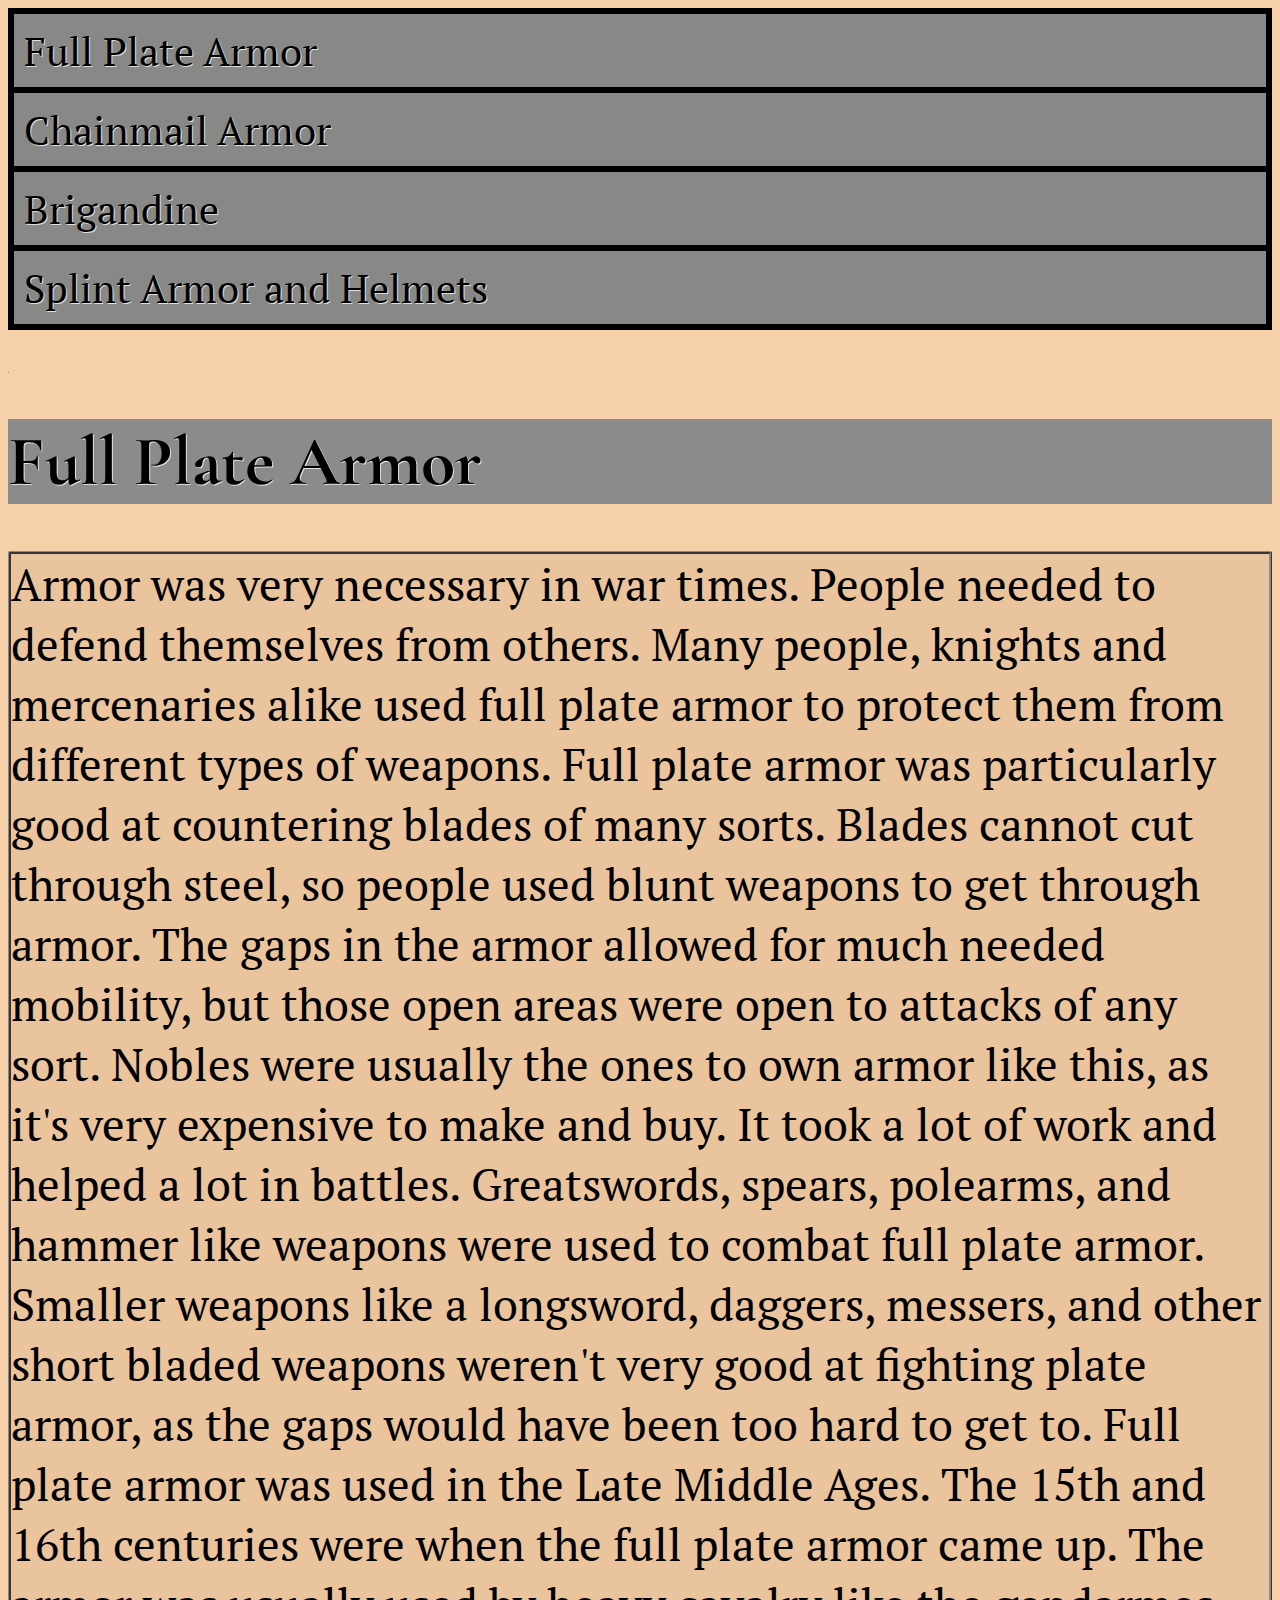
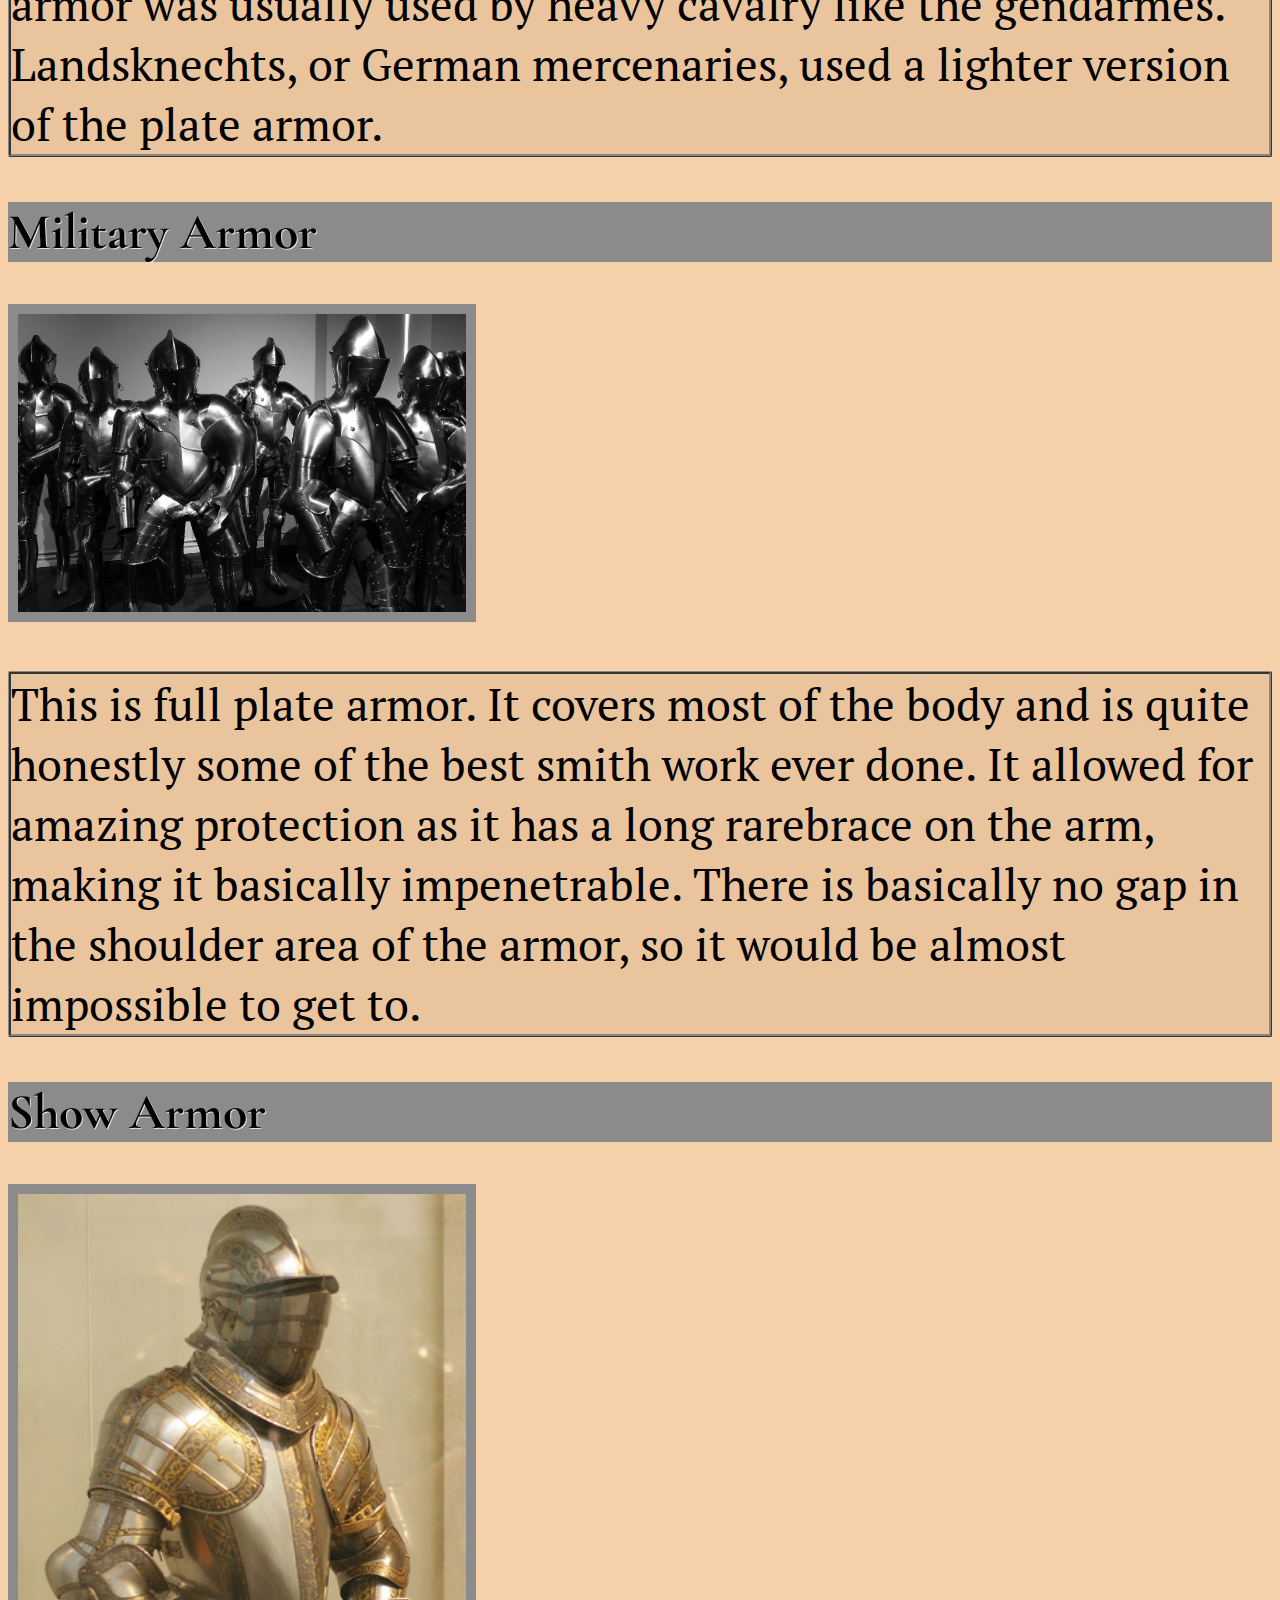
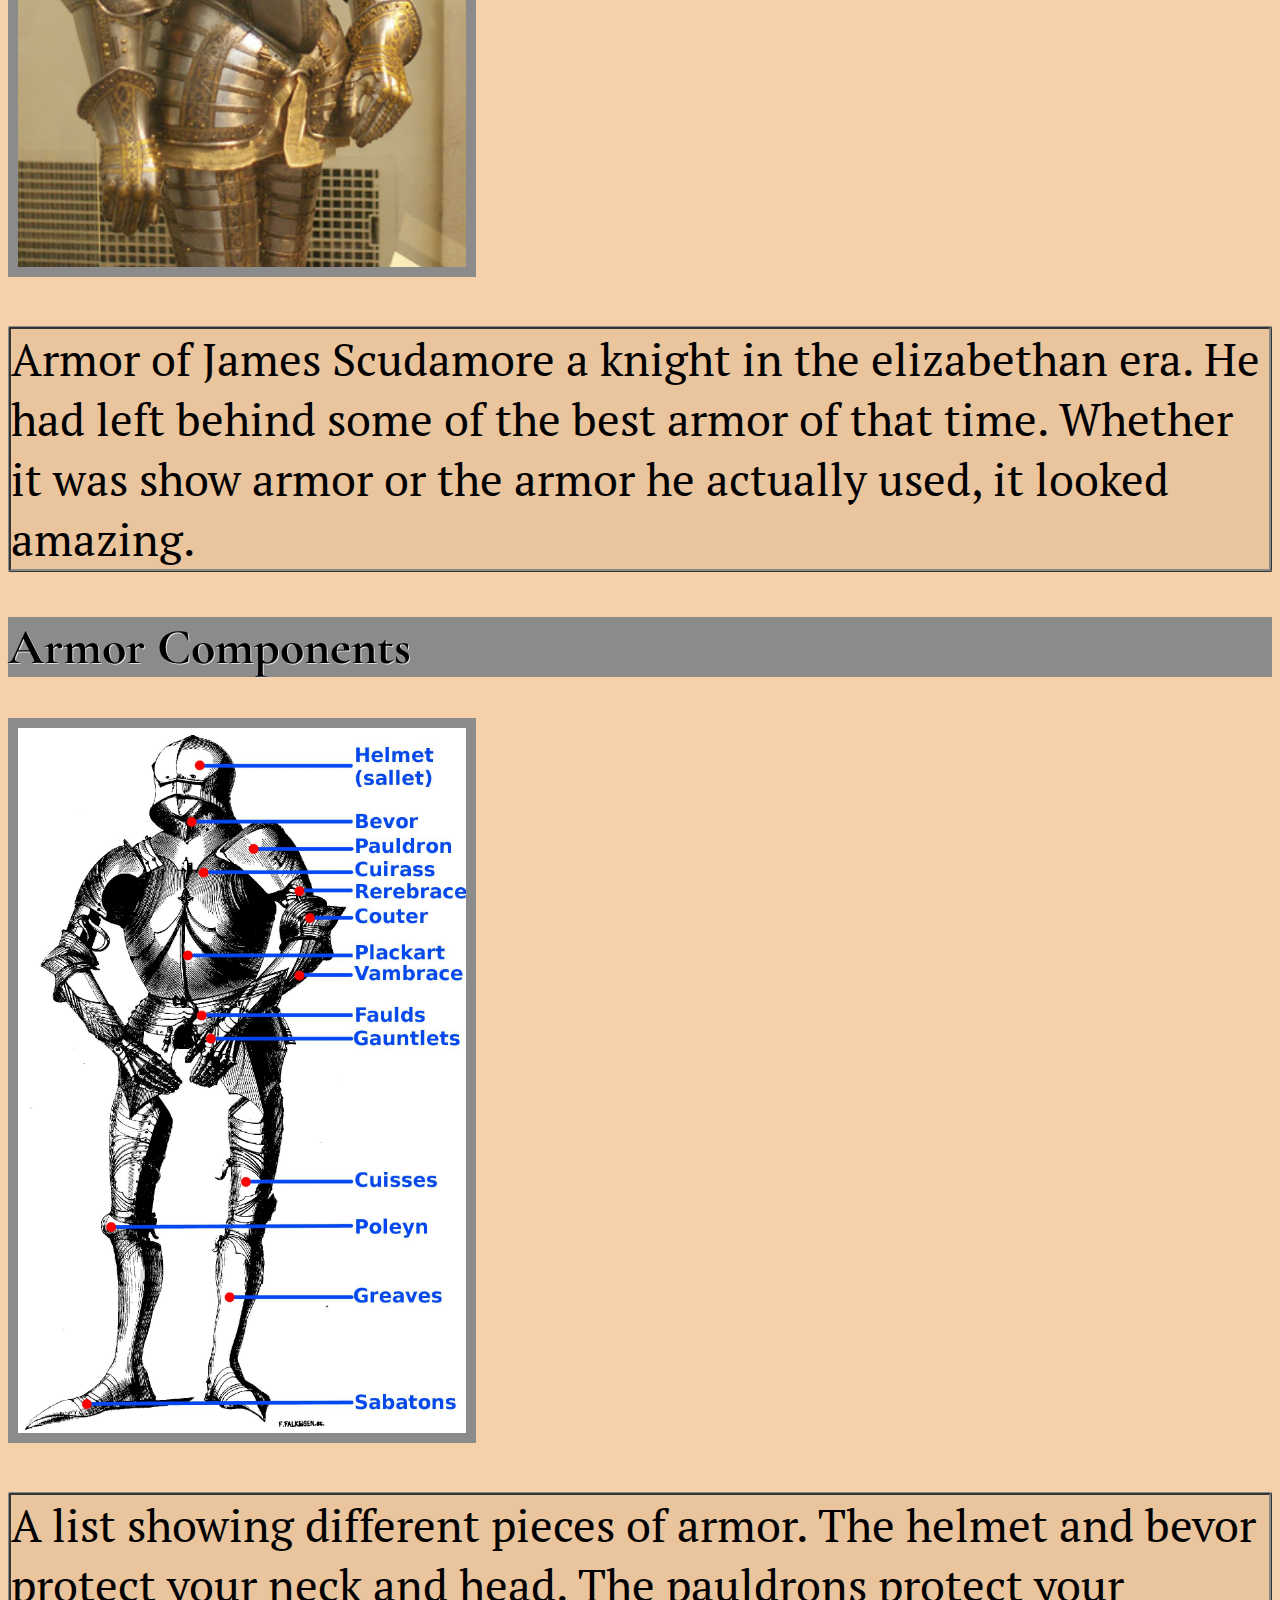
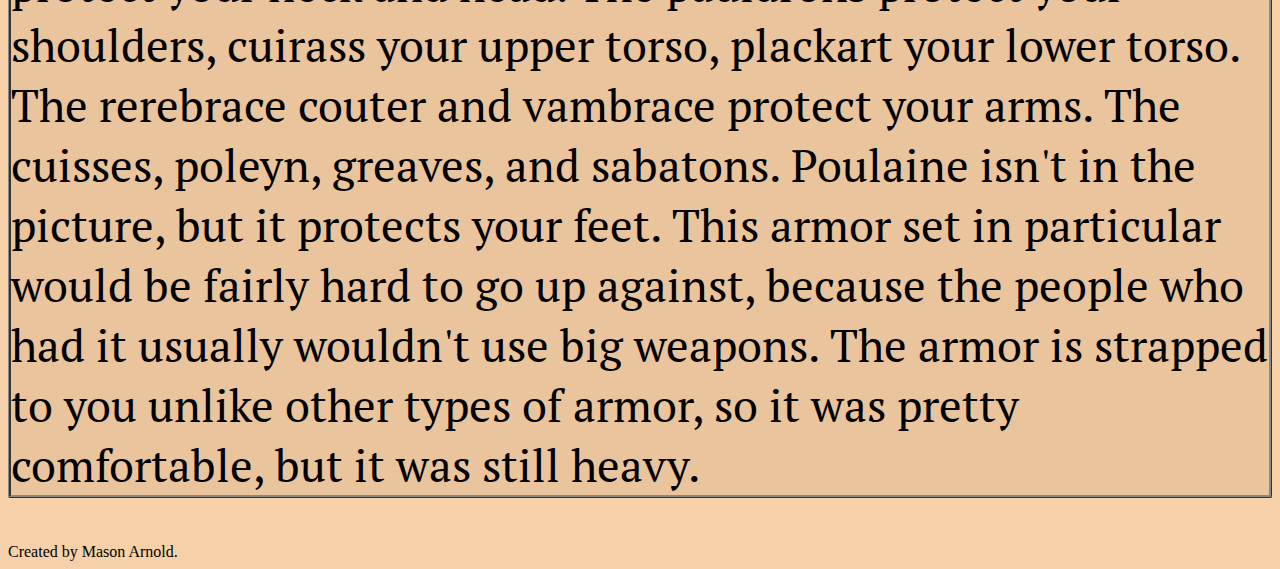
<file: index.html>
<!DOCTYPE html>
<html lang="en" dir="ltr">

<head>
  <meta charset="utf-8">
  <meta name="description" content="This page is going to explain plate armor.">
  <meta name="keywords" content="Medieval Armor, Medieval War, Medieval Defense, plate armor">
  <meta name="author" content="Mason Arnold">
  <meta name="viewport" content="width=device-width, initial-scale=1.0 ">
  <title>The art of medieval armor</title>
  <link rel="stylesheet" href="style.css" type="text/css">
</head>

<body>
  <header>
    <nav>
      <ul>
        <li><a href="#">Full Plate Armor</a></li>
        <li><a href="Chainmail.html">Chainmail Armor</a></li>
        <li><a href="Brigandine.html">Brigandine</a></li>
        <li><a href="Splinthelmet.html">Splint Armor and Helmets</a></li>

      </ul>
    </nav>
    <h2 class="sr-only">Navigation</h2>
  </header>
  <main>
    <article>
      <h1>Full Plate Armor</h1>
      <p>Armor was very necessary in war times. People needed to defend themselves from others. Many people,
        knights and mercenaries alike used full plate armor to protect them from different types of weapons. Full plate armor was particularly good at countering blades of many sorts. Blades cannot cut through steel,
        so people used blunt weapons to get through armor. The gaps in the armor allowed for much needed mobility,
        but those open areas were open to attacks of any sort. Nobles were usually the ones to own armor like this,
        as it's very expensive to make and buy. It took a lot of work and helped a lot in battles. Greatswords, spears, polearms, and hammer like weapons were used to combat full plate armor. Smaller
        weapons like a longsword,
        daggers,
        messers,
        and other short bladed weapons weren't very good at fighting plate armor, as the gaps would have been too hard to get to. Full plate armor was used in the Late Middle Ages. The 15th and 16th centuries were
        when the full plate armor came up. The armor was usually used by heavy cavalry like the gendarmes. Landsknechts,
        or German mercenaries,
        used a lighter version of the plate armor.</p>
      <section>
        <h2>Military Armor</h2>
        <img class="center" src="hugofullplate.jpg" alt="Full plate armor with no gauntlets.">
        <p>This is full plate armor. It covers most of the body and is quite honestly some of the best smith work ever done. It allowed for amazing protection as it has a long rarebrace on the arm,
          making it basically impenetrable. There is basically no gap in the shoulder area of the armor,
          so it would be almost impossible to get to.</p>
      </section>
      <section>
        <h2>Show Armor</h2><img class="center" src="Scudamorearmor2.jpg" alt="James Scudamore's own armor.">
        <p>Armor of James Scudamore a knight in the elizabethan era. He had left behind some of the best armor of that time. Whether it was show armor or the armor he actually used,
          it looked amazing.</p>
      </section>
      <section>
        <h2>Armor Components</h2><img class="center" src="Gothicarmorlist..jpg" alt="Different pieces of armor.">
        <p>A list showing different pieces of armor. The helmet and bevor protect your neck and head. The pauldrons protect your shoulders,
          cuirass your upper torso,
          plackart your lower torso. The rerebrace couter and vambrace protect your arms. The cuisses,
          poleyn,
          greaves,
          and sabatons. Poulaine isn't in the picture, but it protects your feet. This armor set in particular would be fairly hard to go up against, because the people who had it usually wouldn't use big weapons. The armor is strapped to you
          unlike
          other types of armor,
          so it was pretty comfortable,
          but it was still heavy.</p>
      </section>
    </article>
  </main>
  <footer>Created by Mason Arnold.</footer>
</body>

</html>
</file>
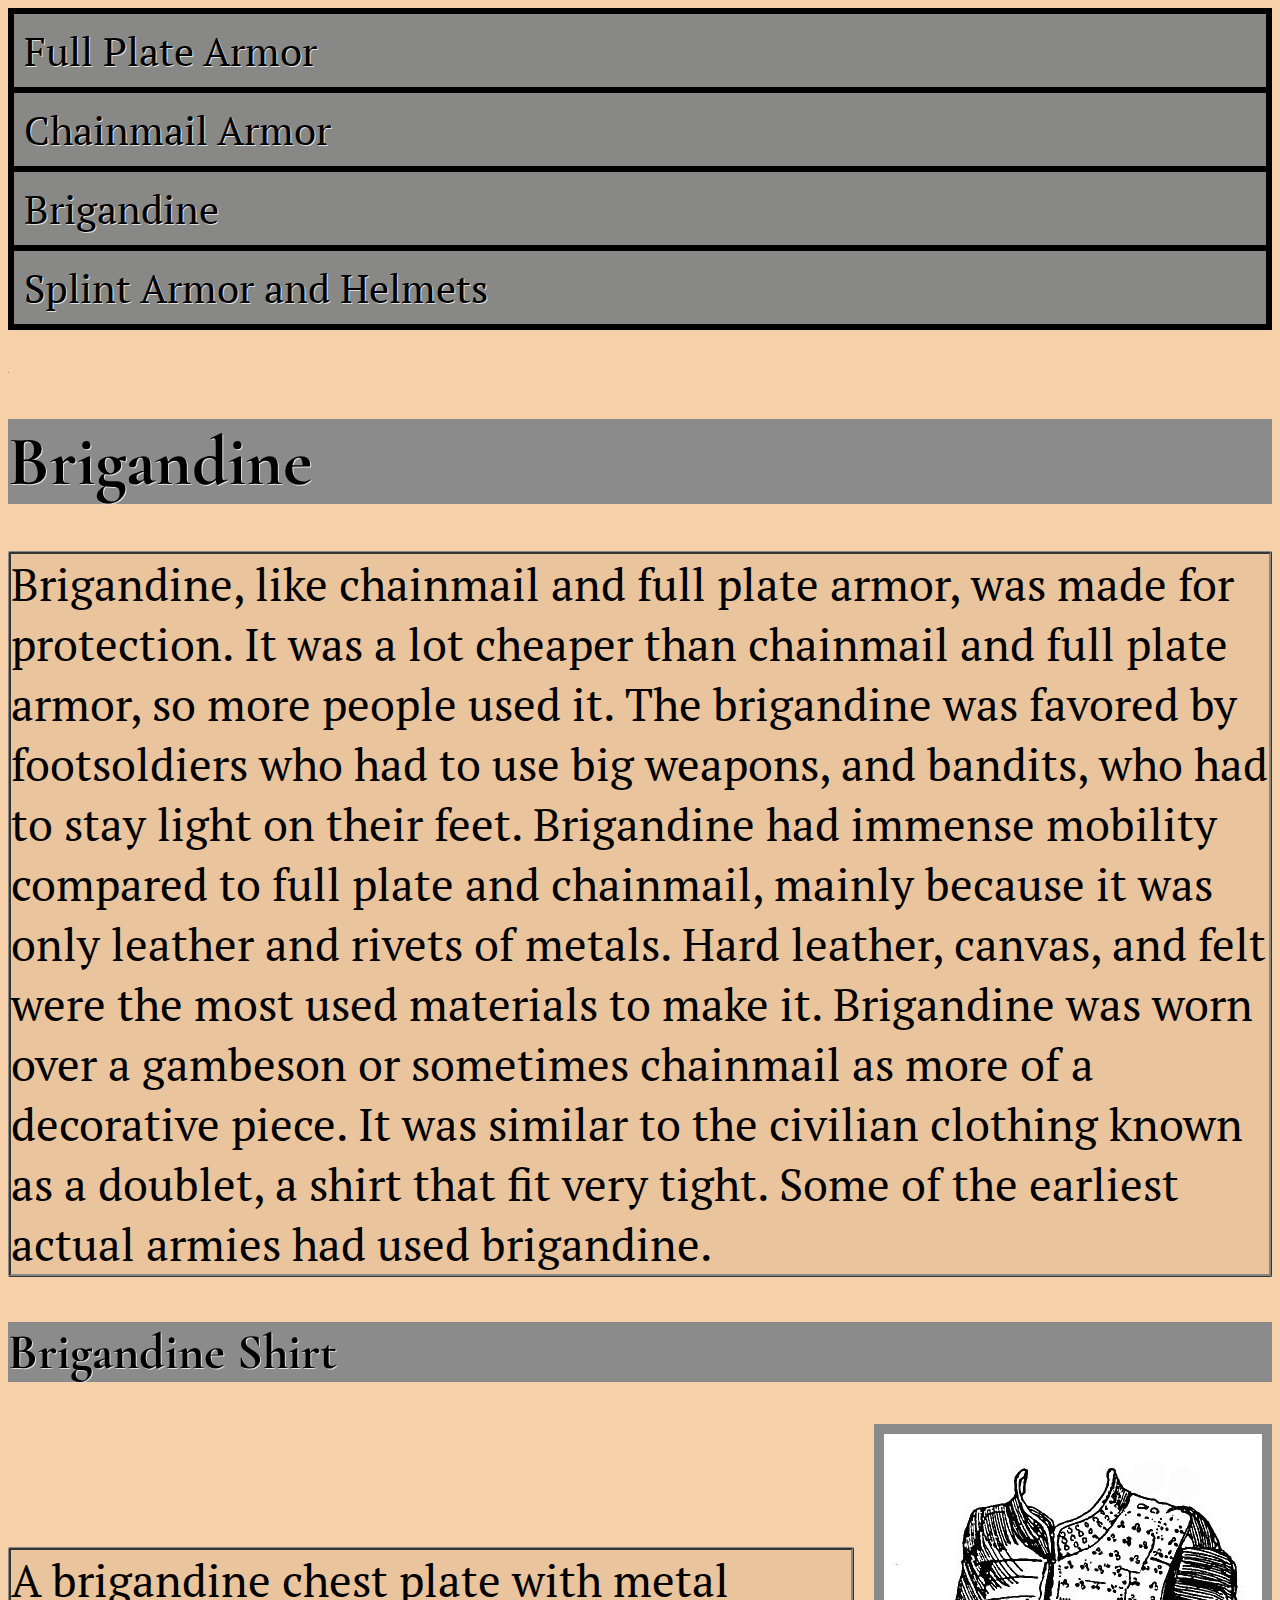
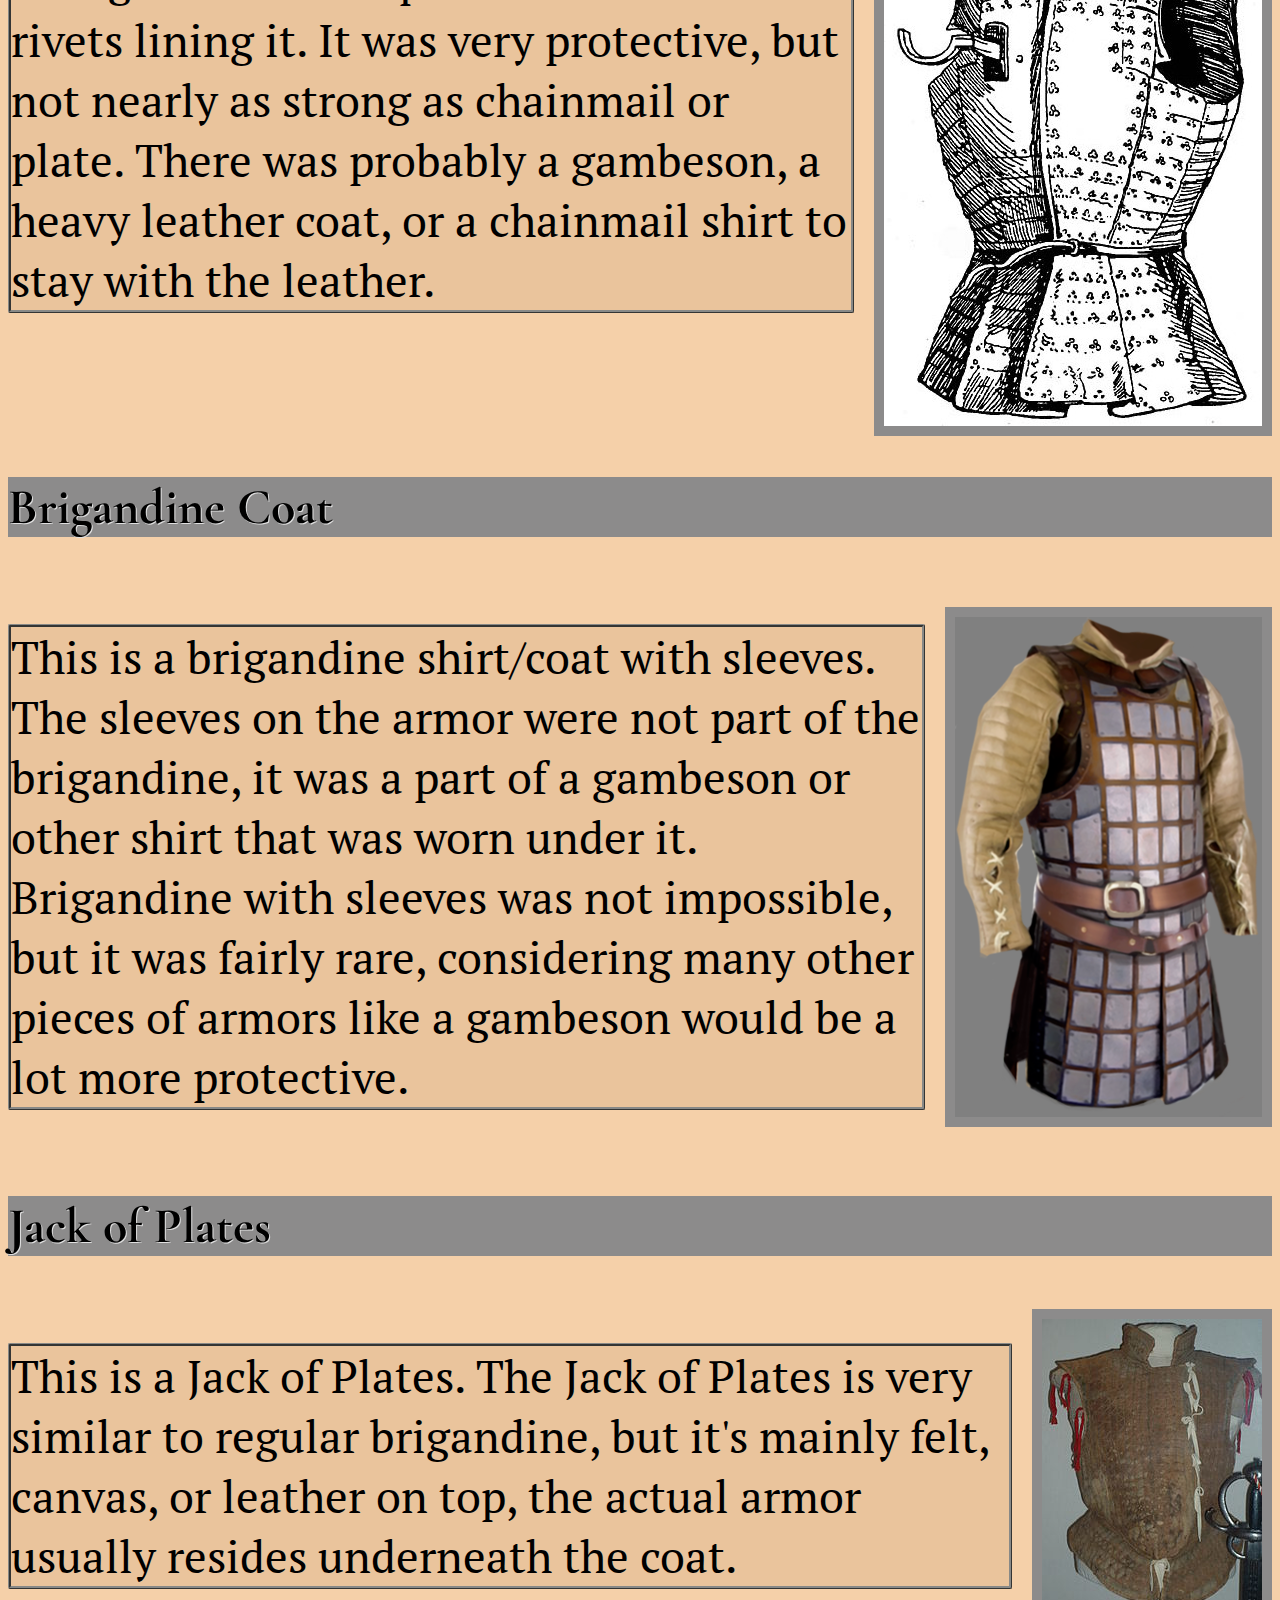
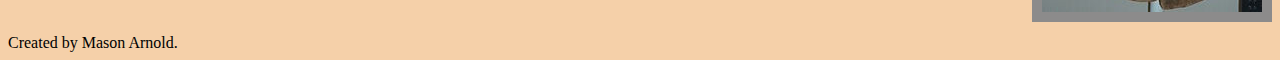
<file: Brigandine.html>
<!DOCTYPE html>
<html lang="en" dir="ltr">

<head>
  <meta charset="utf-8">
  <meta name="description" content="This page is going to explain brigandine armor and what it was used for.">
  <meta name="keywords" content="Medieval Armor, Medieval War, Medieval Defense, Brigandine">
  <meta name="author" content="Mason Arnold">
  <meta name="viewport" content="width=device-width, initial-scale=1.0 ">
  <title>The art of medieval armor</title>
  <link rel="stylesheet" href="style.css" type="text/css">
</head>

<body>

  <header>
    <nav>
      <ul>
        <li><a href="index.html">Full Plate Armor</a></li>
        <li><a href="Chainmail.html">Chainmail Armor</a></li>
        <li><a href="#">Brigandine</a></li>
        <li><a href="Splinthelmet.html">Splint Armor and Helmets</a></li>
      </ul>
    </nav>
    <h2 class="sr-only">Navigation</h2>
  </header>
  <main>
    <article>
      <h1>Brigandine</h1>

      <p>Brigandine, like chainmail and full plate armor, was made for protection. It was a lot cheaper than chainmail and full plate armor, so more people used it. The brigandine was favored by footsoldiers who had to use big weapons, and bandits,
        who
        had to stay light on their feet. Brigandine had immense mobility compared to full plate and chainmail, mainly because it was only leather and rivets of metals. Hard leather, canvas, and felt were the most used materials to make it. Brigandine
        was
        worn over a gambeson or sometimes chainmail as more of a decorative piece. It was similar to the civilian clothing known as a doublet, a shirt that fit very tight. Some of the earliest actual armies had used brigandine. </p>
      <section>
        <h2>Brigandine Shirt</h2>
        <div class="flexdisplay">
          <img class="right" src="Divotbrigandine.jpg" alt="Brigandine shirt">
          <p>A brigandine chest plate with metal rivets lining it. It was very protective, but not nearly as strong as chainmail or plate. There was probably a gambeson, a heavy leather coat, or a chainmail shirt to stay with the leather.</p>
        </div>
      </section>
      <section>
        <h2>Brigandine Coat</h2>
        <div class="flexdisplay">
          <img class="right specialimg" src="Brigandine.png" alt="Brigandine coat">
          <p>This is a brigandine shirt/coat with sleeves. The sleeves on the armor were not part of the brigandine, it was a part of a gambeson or other shirt that was worn under it. Brigandine with sleeves was not impossible, but it was fairly
            rare,
            considering many other pieces of armors like a gambeson would be a lot more protective.</p>
        </div>

      </section>
      <section>
        <h2>Jack of Plates</h2>
        <div class="flexdisplay">
          <img class="right" src="Jackarmor.jpg" alt="Jack coat of plates">
          <p>This is a Jack of Plates. The Jack of Plates is very similar to regular brigandine, but it's mainly felt, canvas, or leather on top, the actual armor usually resides underneath the coat.</p>
        </div>

      </section>
    </article>
  </main>
  <footer>Created by Mason Arnold.</footer>
</body>

</html>
</file>
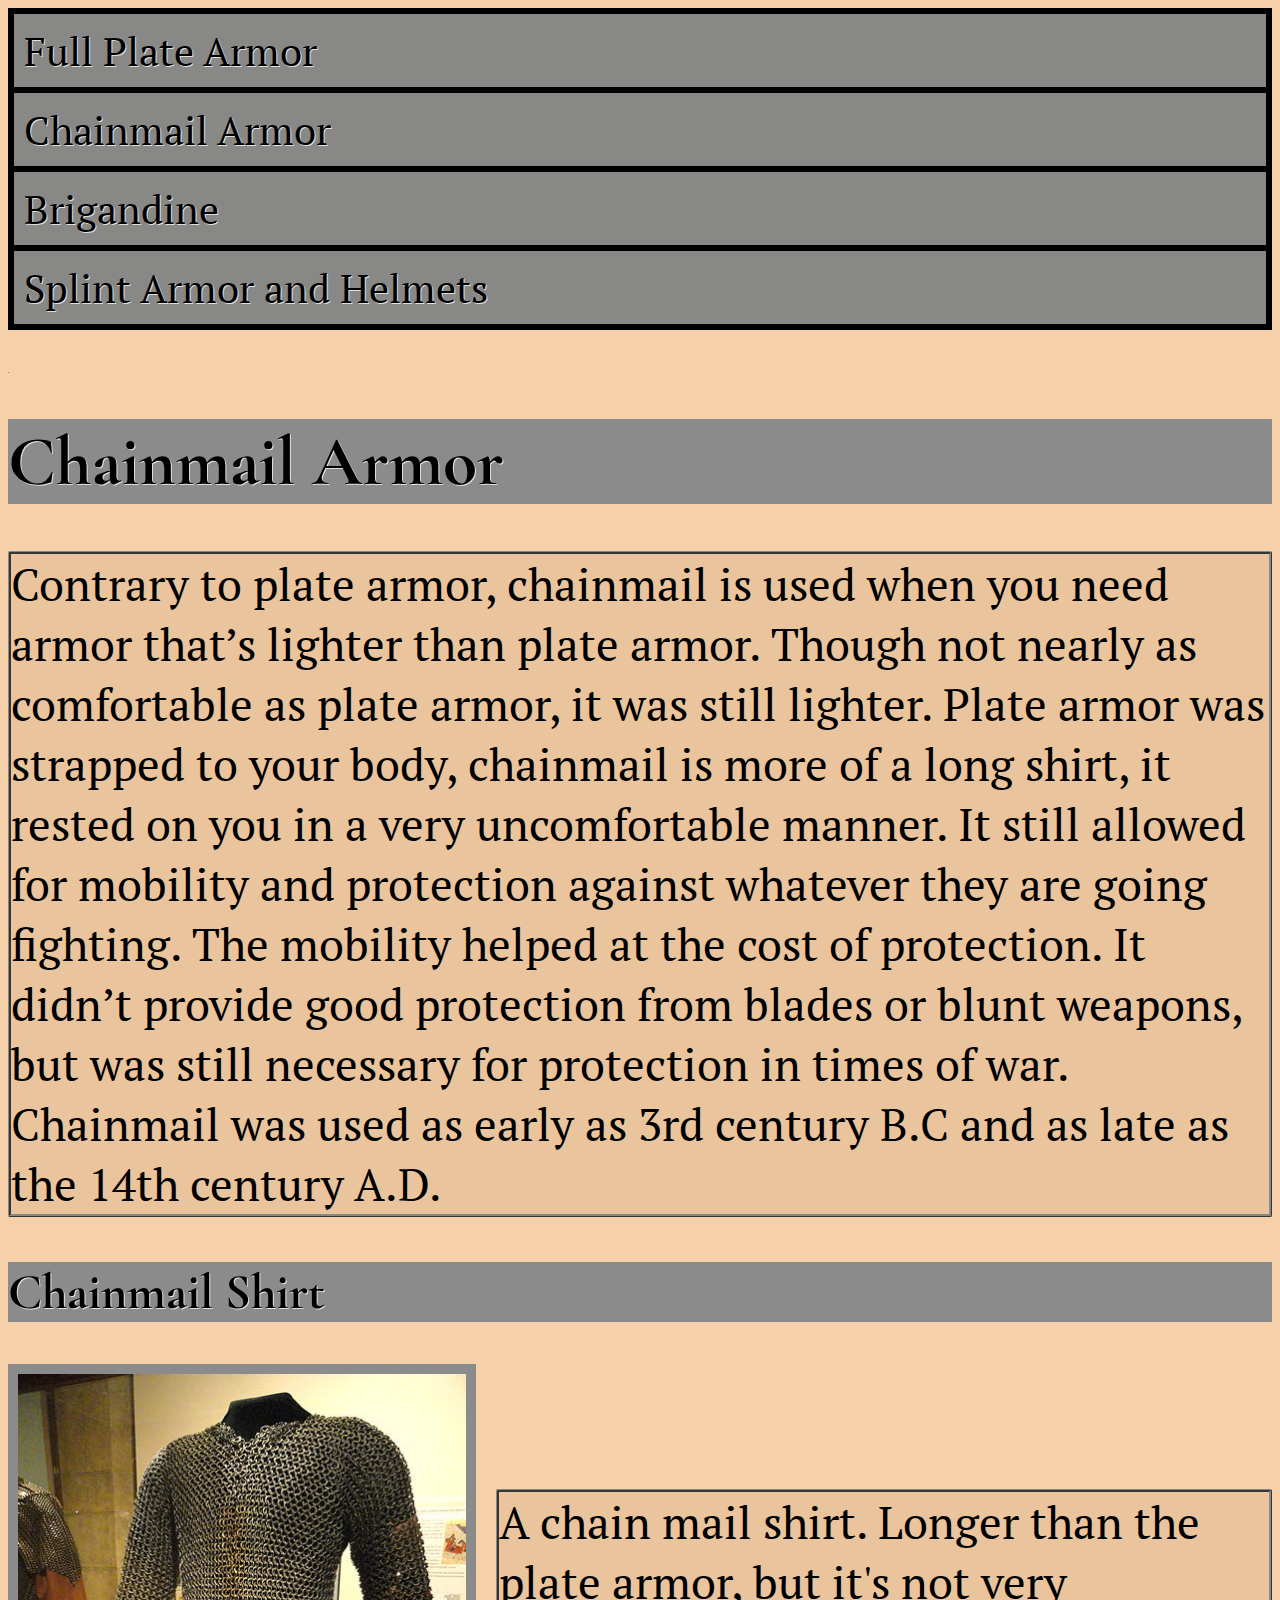
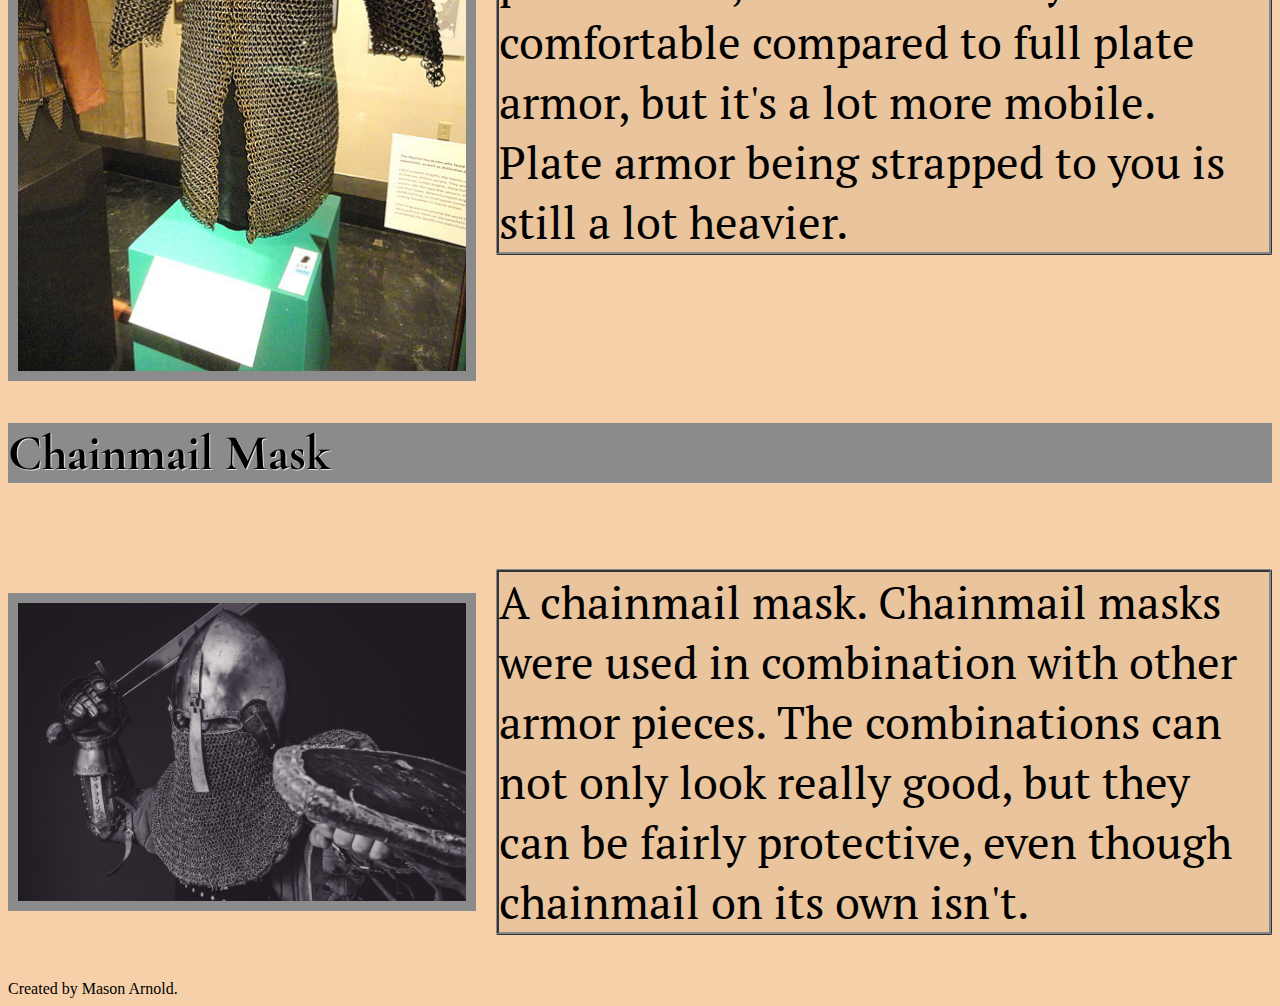
<file: Chainmail.html>
<!DOCTYPE html>
<html lang="en" dir="ltr">

<head>
  <meta charset="utf-8">
  <meta name="description" content="This page is going to explain chainmail armor and what it was used for.">
  <meta name="keywords" content="Medieval Armor, Medieval War, Medieval Defense, Chainmail">
  <meta name="author" content="Mason Arnold">
  <meta name="viewport" content="width=device-width, initial-scale=1.0 ">
  <title>The art of medieval armor</title>
  <link rel="stylesheet" href="style.css" type="text/css">
</head>

<body>
  <header>
    <nav>
      <ul>
        <li><a href="index.html">Full Plate Armor</a></li>
        <li><a href="#">Chainmail Armor</a></li>
        <li><a href="Brigandine.html">Brigandine</a></li>
        <li><a href="Splinthelmet.html">Splint Armor and Helmets</a></li>
      </ul>
    </nav>
    <h2 class="sr-only">Navigation</h2>
  </header>
  <main>
    <article>
      <h1>Chainmail Armor</h1>
      <p>Contrary to plate armor, chainmail is used when you need armor that’s lighter than plate armor. Though not nearly as comfortable as plate armor, it was still lighter. Plate armor was strapped to your body, chainmail is more of a long
        shirt,
        it
        rested on you in a very uncomfortable manner. It still allowed for mobility and protection against whatever they are going fighting.
        The mobility helped at the cost of protection. It didn’t provide good protection from blades or blunt weapons, but was still necessary for protection in times of war. Chainmail was used as early as 3rd century B.C and as late as the 14th
        century A.D.
      </p>
      <section>
        <h2>Chainmail Shirt</h2>
        <div class="flexdisplay">
          <img class="left" src="Higginsarmorychainmailshirt.jpg" alt="Chainmail shirt">
          <p>A chain mail shirt. Longer than the plate armor, but it's not very comfortable compared to full plate armor, but it's a lot more mobile. Plate armor being strapped to you is still a lot heavier.</p>

        </div>

      </section>
      <section>
        <h2>Chainmail Mask</h2>
        <div class="flexdisplay">
          <img class="left" src="henryhustavamask.jpg" alt="Chainmail mask">
          <p>A chainmail mask. Chainmail masks were used in combination with other armor pieces. The combinations can not only look really good, but they can be fairly protective, even though chainmail on its own isn't. </p>
        </div>

      </section>


    </article>
  </main>
  <footer>Created by Mason Arnold.</footer>
</body>

</html>
</file>
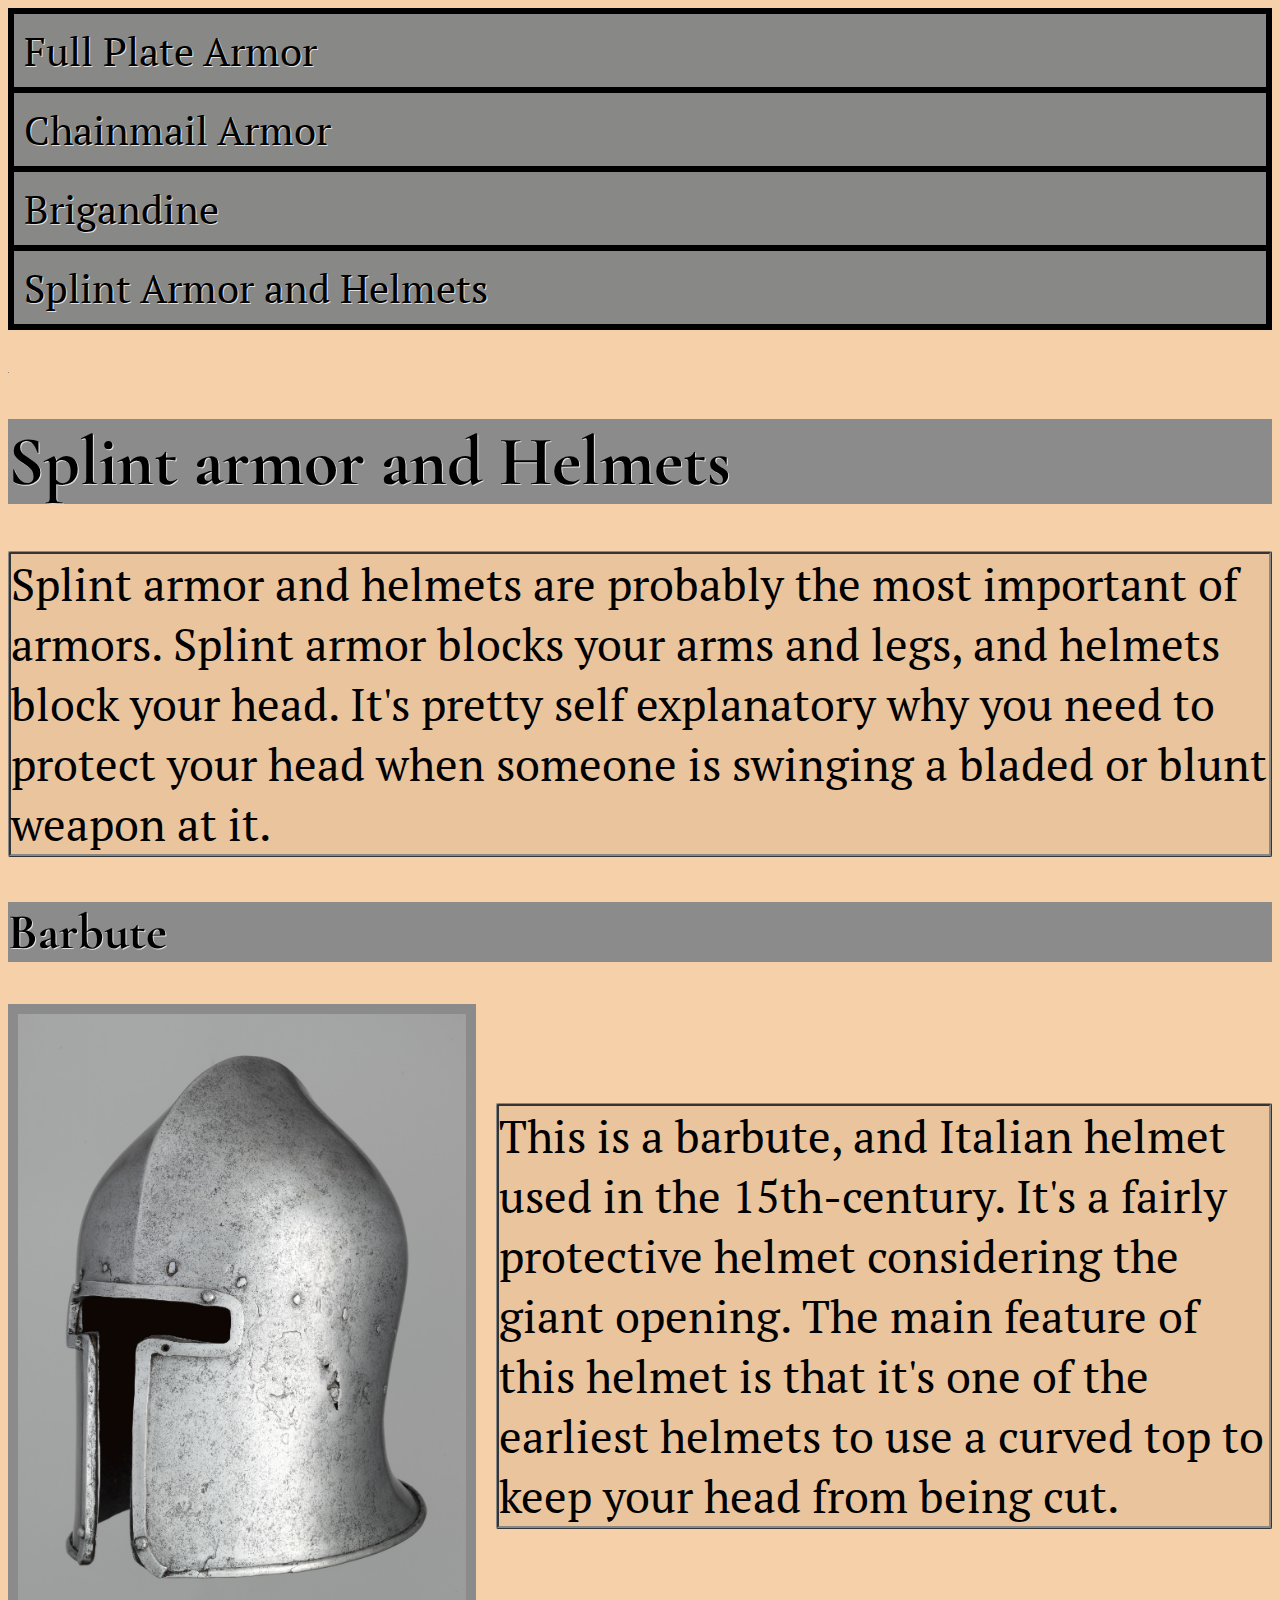
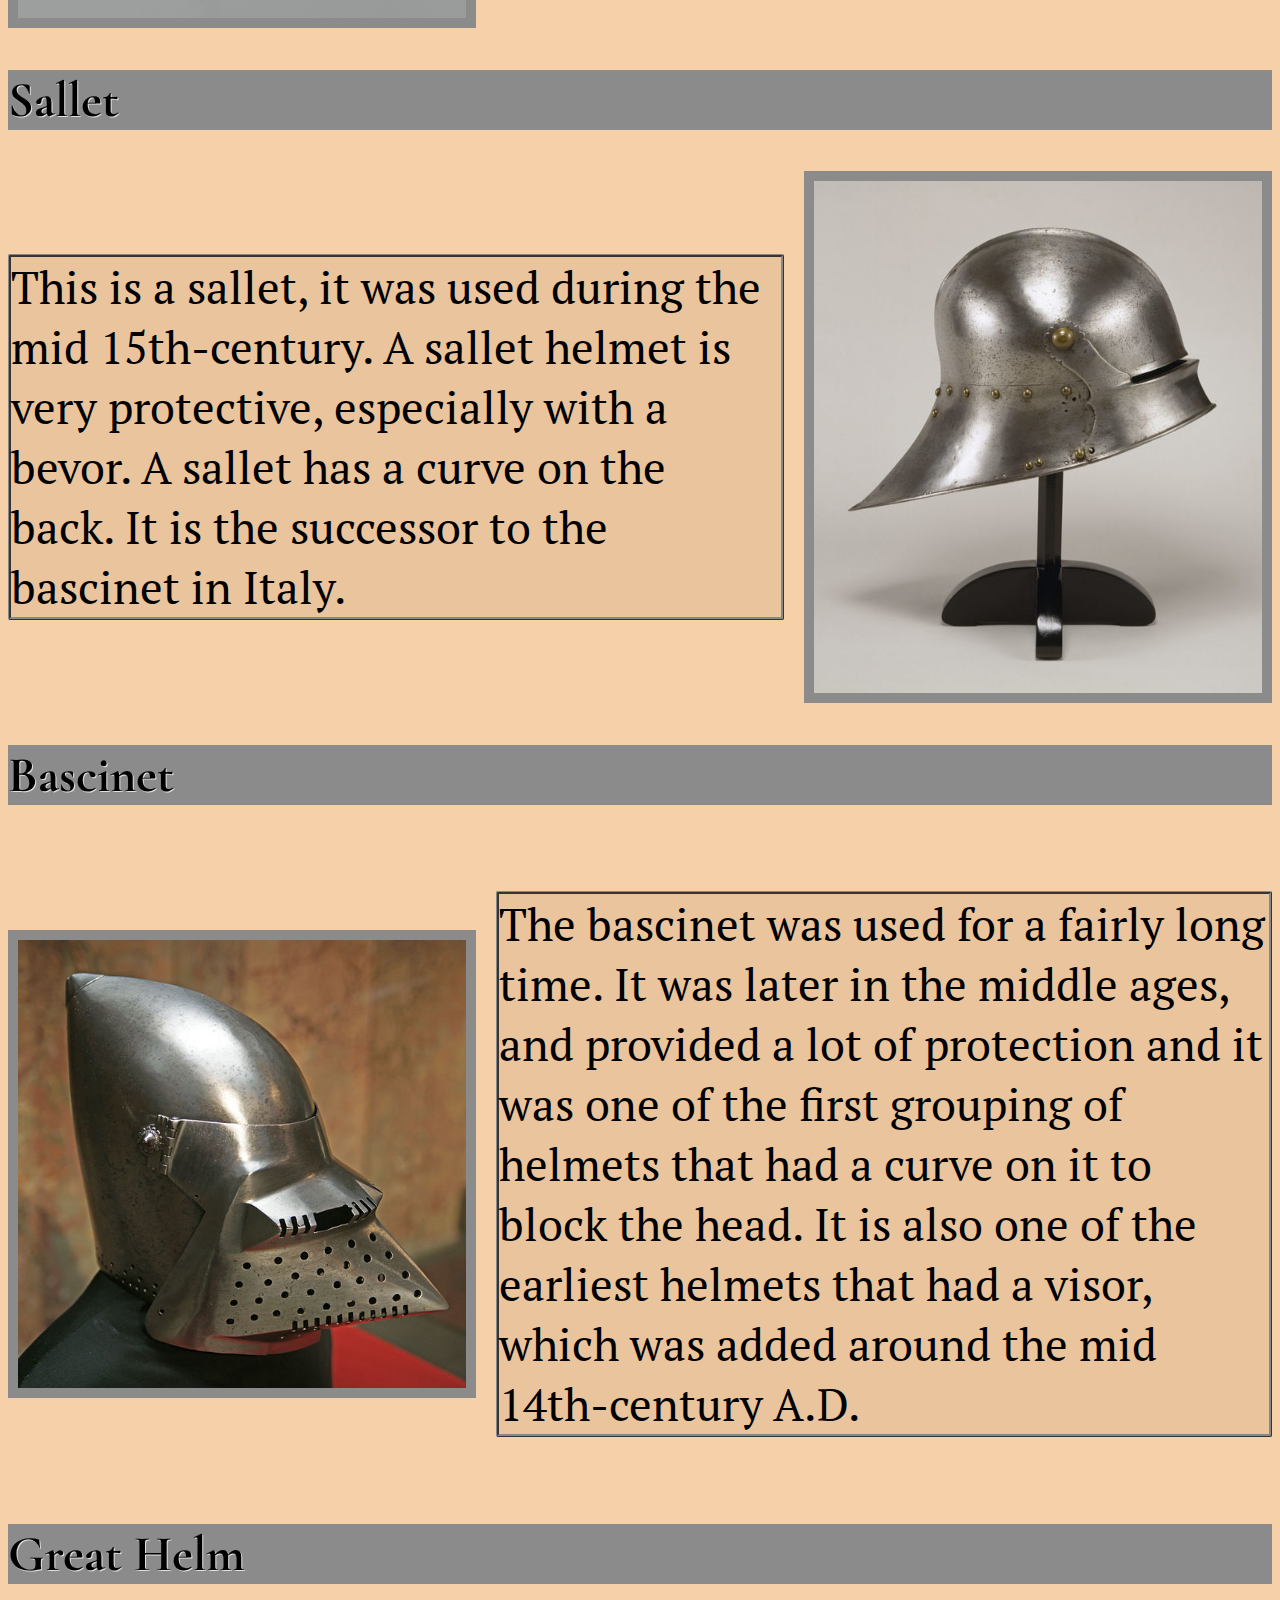
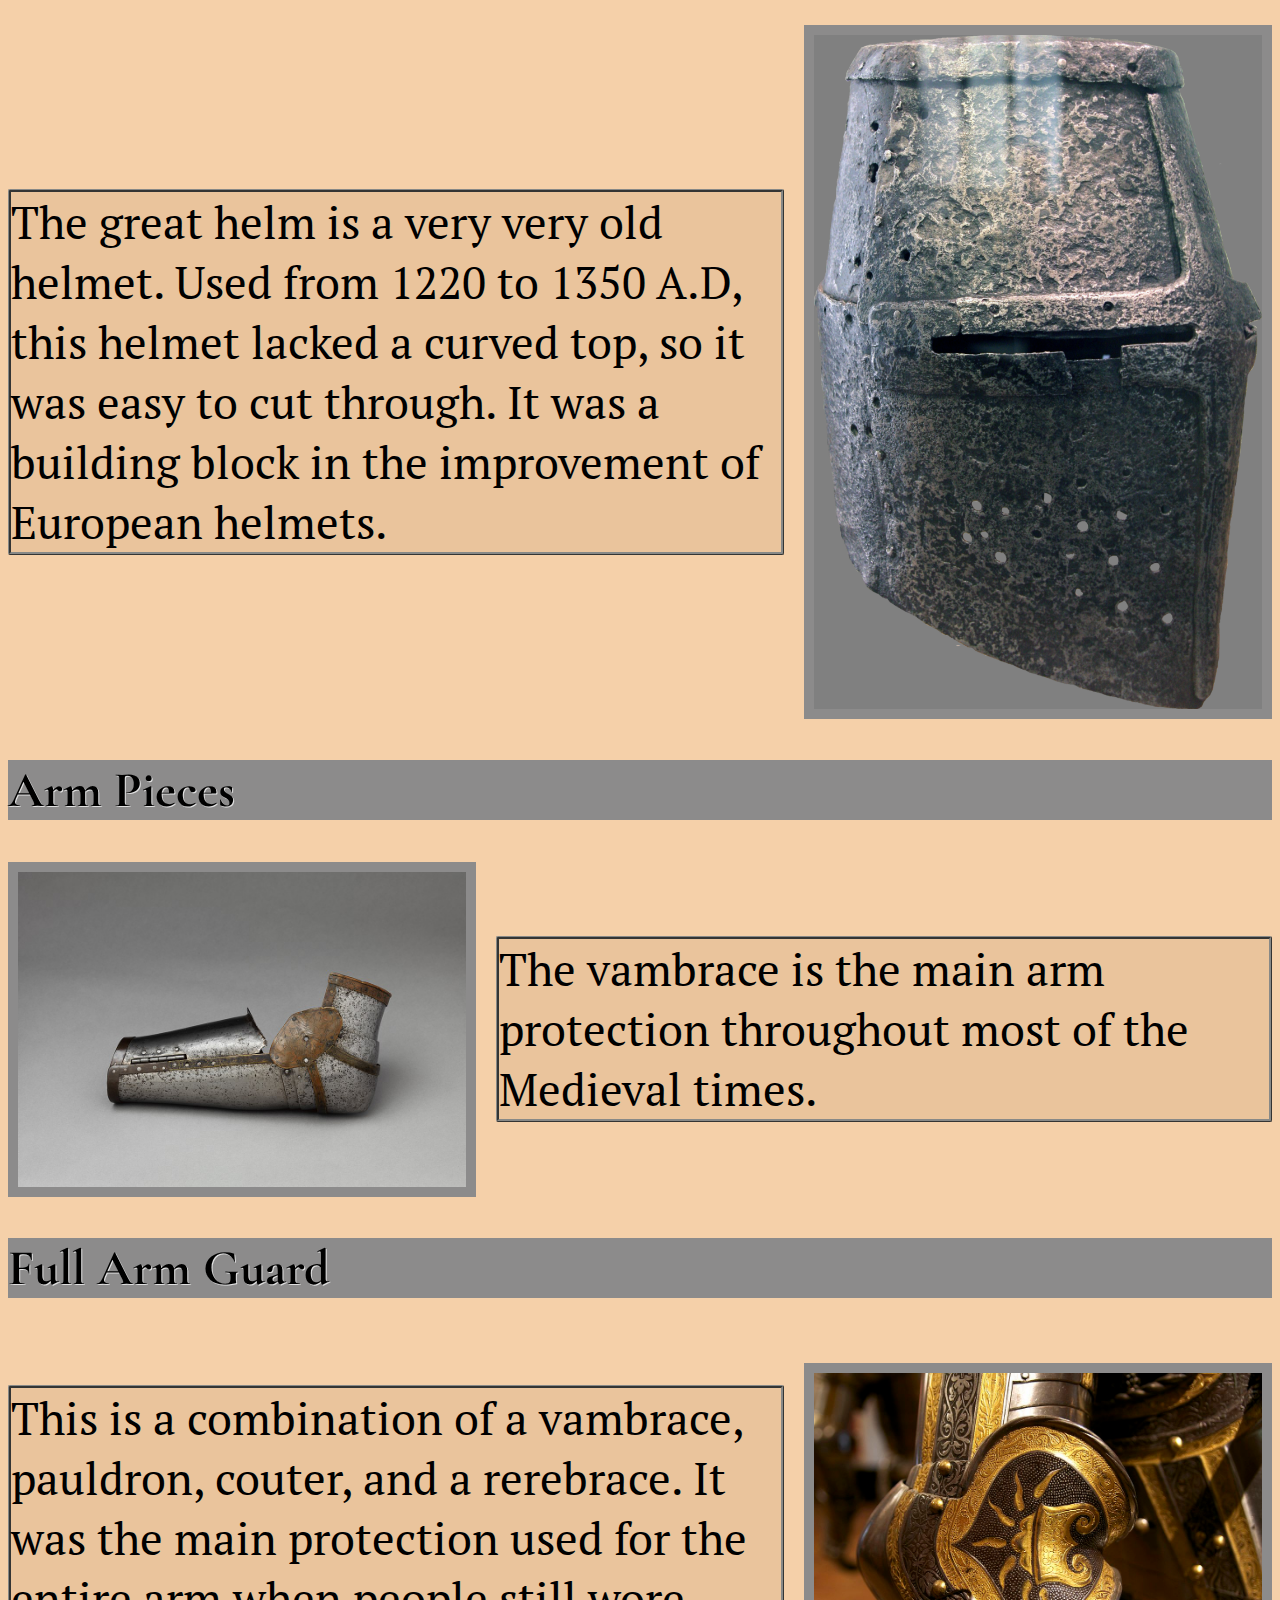
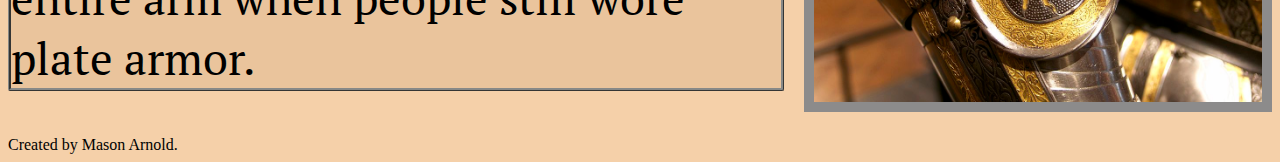
<file: Splinthelmet.html>
<!DOCTYPE html>
<html lang="en" dir="ltr">

<head>
  <meta charset="utf-8">
  <meta name="description" content="This page is going to explain splint armor and helmets and what it was used for.">
  <meta name="keywords" content="Medieval Armor, Medieval War, Medieval Defense, helmets, plate splint">
  <meta name="author" content="Mason Arnold">
  <meta name="viewport" content="width=device-width, initial-scale=1.0 ">
  <title>The art of medieval armor</title>
  <link rel="stylesheet" href="style.css" type="text/css">
</head>

<body>

  <header>
    <nav>
      <ul>
        <li><a href=" index.html">Full Plate Armor</a></li>
        <li><a href="Chainmail.html">Chainmail Armor</a></li>
        <li><a href="Brigandine.html">Brigandine</a></li>
        <li><a href="#">Splint Armor and Helmets</a></li>
      </ul>
    </nav>
    <h2 class="sr-only">Navigation</h2>
  </header>
  <main>
    <article>
      <h1>Splint armor and Helmets</h1>
      <p>Splint armor and helmets are probably the most important of armors. Splint armor blocks your arms and legs, and helmets block your head. It's pretty self explanatory why you need to protect your head when someone is swinging a bladed or
        blunt
        weapon at it.</p>
      <section>
        <h2>Barbute</h2>
        <div class="flexdisplay">
          <img src="Barbute2.jpg" alt="Barbute Helmet">
          <p class="right">This is a barbute, and Italian helmet used in the 15th-century. It's a fairly protective helmet considering the giant opening. The main feature of this helmet is that it's one of the earliest helmets to use a curved top to
            keep your head
            from being cut.</p>
        </div>

      </section>
      <section>
        <h2>Sallet</h2>
        <div class="flexdisplay">
          <img src="sallet2.jpg" alt="Sallet Helmet">
          <p class="left">This is a sallet, it was used during the mid 15th-century. A sallet helmet is very protective, especially with a bevor. A sallet has a curve on the back. It is the successor to the bascinet in Italy.</p>

        </div>
      </section>
      <section>
        <h2>Bascinet</h2>
        <div class="flexdisplay">
          <img src="Bascinet2.jpg" alt="A bascinet helmet">
          <p class="right">The bascinet was used for a fairly long time. It was later in the middle ages, and provided a lot of protection and it was one of the first grouping of helmets that had a curve on it to block the head. It is also one of the
            earliest
            helmets that had a visor, which
            was added around the mid 14th-century A.D.</p>
        </div>

      </section>
      <section>
        <h2>Great Helm</h2>
        <div class="flexdisplay">
          <img class="specialimg" src="Greathelm.png" alt="Great helm">
          <p class="left">The great helm is a very very old helmet. Used from 1220 to 1350 A.D, this helmet lacked a curved top, so it was easy to cut through. It was a building block in the improvement of European helmets.</p>
        </div>

      </section>
      <section>
        <h2>Arm Pieces</h2>
        <div class="flexdisplay">
          <img class="left" src="Vambrace.jpg" alt="A vambrace">
          <p class"right">The vambrace is the main arm protection throughout most of the Medieval times.</p>
        </div>

      </section>
      <section>
        <h2>Full Arm Guard</h2>
        <div class="flexdisplay">
          <img class="right" src="Armguard.jpg" alt="An entire arm guard.">
          <p>This is a combination of a vambrace, pauldron, couter, and a rerebrace. It was the main protection used for the entire arm when people still wore plate armor. </p>
        </div>

      </section>
    </article>
  </main>
  <footer>Created by Mason Arnold.</footer>
</body>

</html>
</file>
<file: style.css>
@import url('https://fonts.googleapis.com/css?family=PT+Serif&display=swap');
@import url('https://fonts.googleapis.com/css?family=Cormorant+Garamond&display=swap');

/* All */
*{
  padding: 0;
}
/* All */
/* Images and Body */
img {
  width: 35vw;
  /* margin-left: 55%;
  margin-right: 15%; */
  border-style: solid;
    border-color: #8C8B8B;
    border-width: 10px;
}
p {font-size: 45px;
font-family: 'PT Serif', serif;
  color: black;
  background-color: #EAC49C;
  border-color: #888987;
  border-style: ridge;
  border-radius: 2px;
}
body {background-color: #F5D0A9
}

.flexdisplay{
  display:flex;
  flex-direction: row;
  justify-content: space-around;
  align-items: center;
}

.left{
  order: -1;
  margin-right: 20px;
}

.right{
  order: 2;
  margin-left: 20px;
}

.center{
  align-items: center;
}

.specialimg{
  background-color: gray;
}

/* Images and Body */


/* Line Items */
ul {
  display:flex ;
flex-direction: column;
justify-content: center;
align-items: stretch ;
font-family: 'PT Serif', serif;
background-color: #888987;
list-style-type: none;
margin: 0;
padding: 0;
border-style: solid;
border-color: black;
}

a{display: block;
text-align: left;
border-style: solid;
}



li a{
  color:  black;
  padding: 10px 10px 10px 10px;
  text-decoration: none;
  font-size: 40px;
  text-shadow: #e0e0e0 1px 1px 0;

}

  li a:hover {
    background-color: #2e2e2e;
    color: black;
  }

/* Line Items */

/* Heading Items */
  h1 {font-size: 70px;
  font-family: 'Cormorant Garamond', serif;
  display: block;
  background-color: #8C8B8B;
  text-shadow: #e0e0e0 1px 1px 0;
  }

h2 {
  display: block;
  background-color: #8C8B8B;
  font-size: 50px;
font-family: 'Cormorant Garamond', serif;
text-shadow: #e0e0e0 1px 1px 0;
}
h3 {
  font-size: 60px;
font-family: 'Cormorant Garamond', serif;
text-shadow: #e0e0e0 1px 1px 0;
}
/* Heading Items */

/* Screen reader */

.sr-only {
  text-indent: -10000px;
  width: 1px;
  height: 1px;
  overflow: hidden;
}
/* Screen reader */

/* Media Query */

@media only screen and (max-width:900px) {
  .flexdisplay{
    align-items: center;
  }

}
@media only screen and (max-width:800px) {
  .flexdisplay{
    flex-direction: column;
  }

  img{
    width: 75%;
  }

}

@media only screen and (max-width:600px) {
  p {font-size: 30px;
    width: 40%
  font-family: 'PT Serif', serif;
    color: black;
    background-color: #EAC49C;
    border-color: #888987;
    border-style: ridge;
    border-radius: 2px;
  }



  img {
    width: 90%;
    margin: auto;
    border-style: solid;
      border-color: #8C8B8B;
      border-width: 10px;
  }

}
/* Media Query */
</file>
